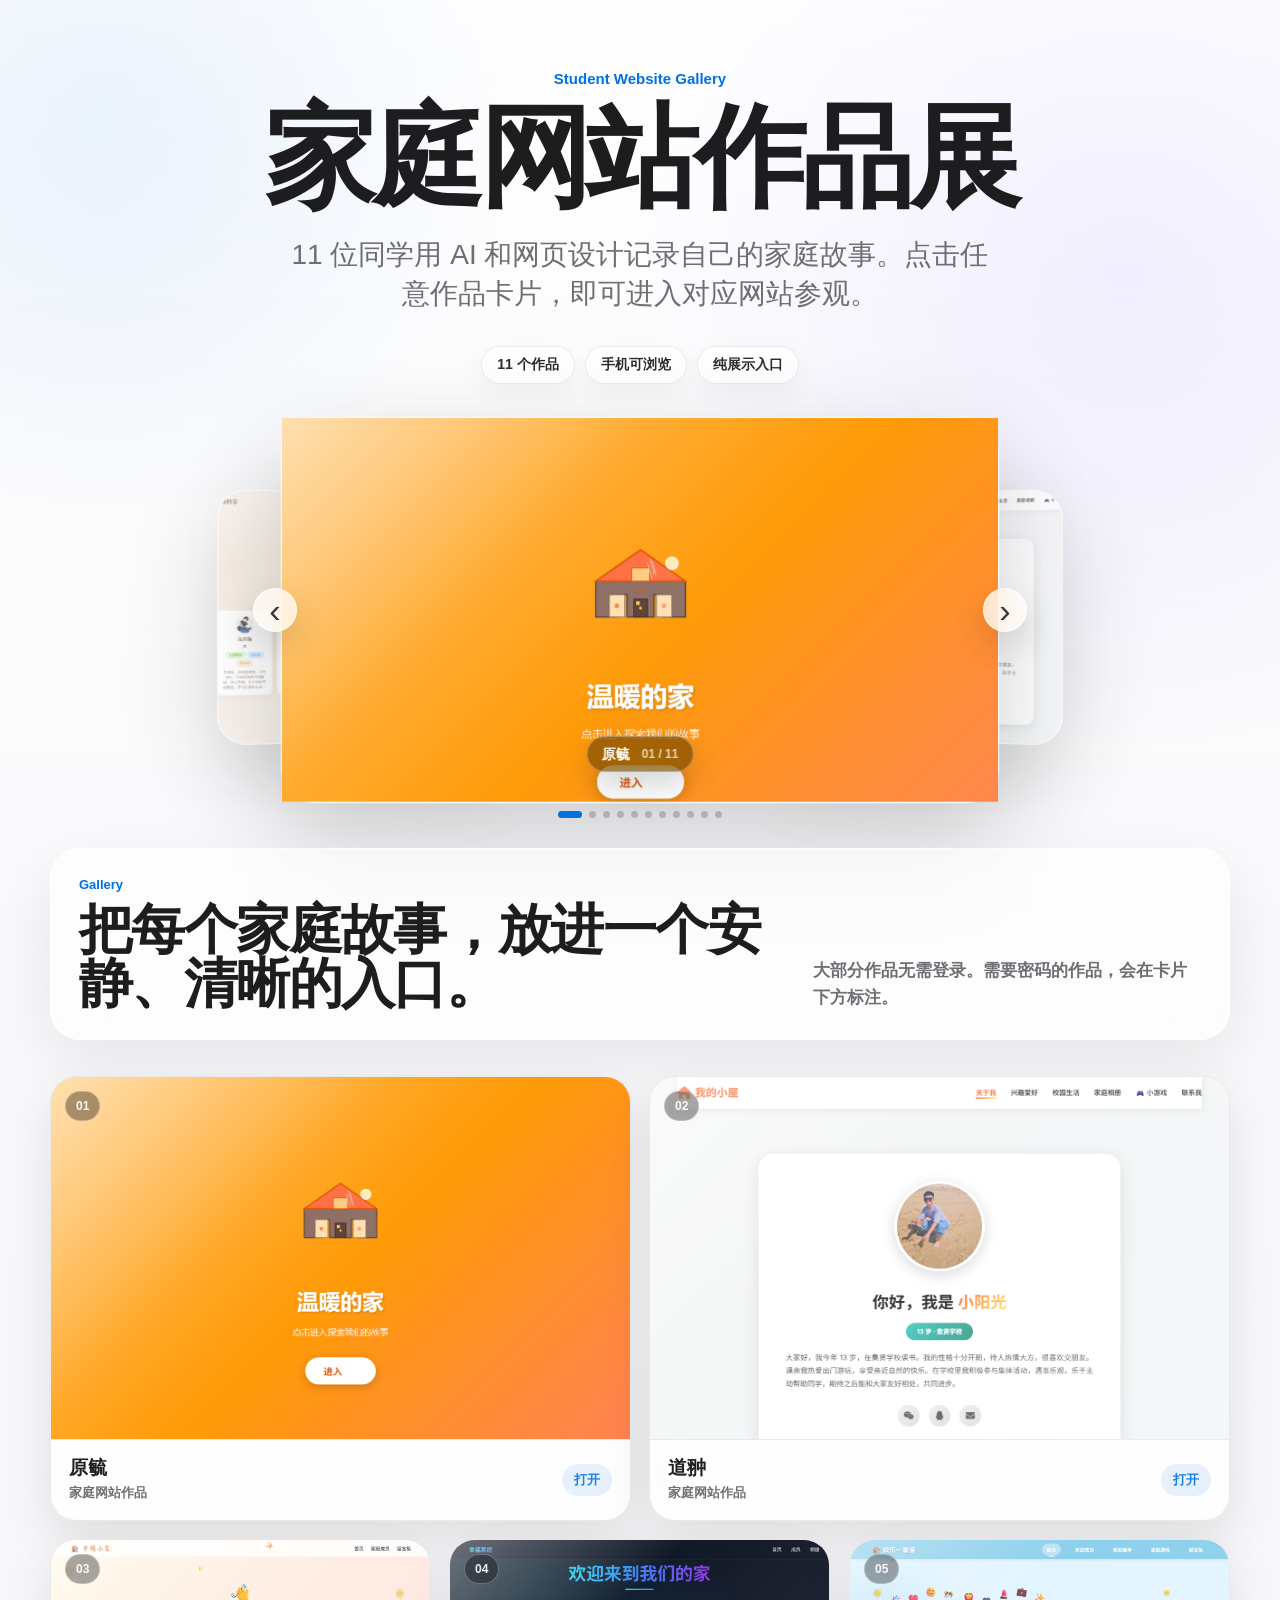
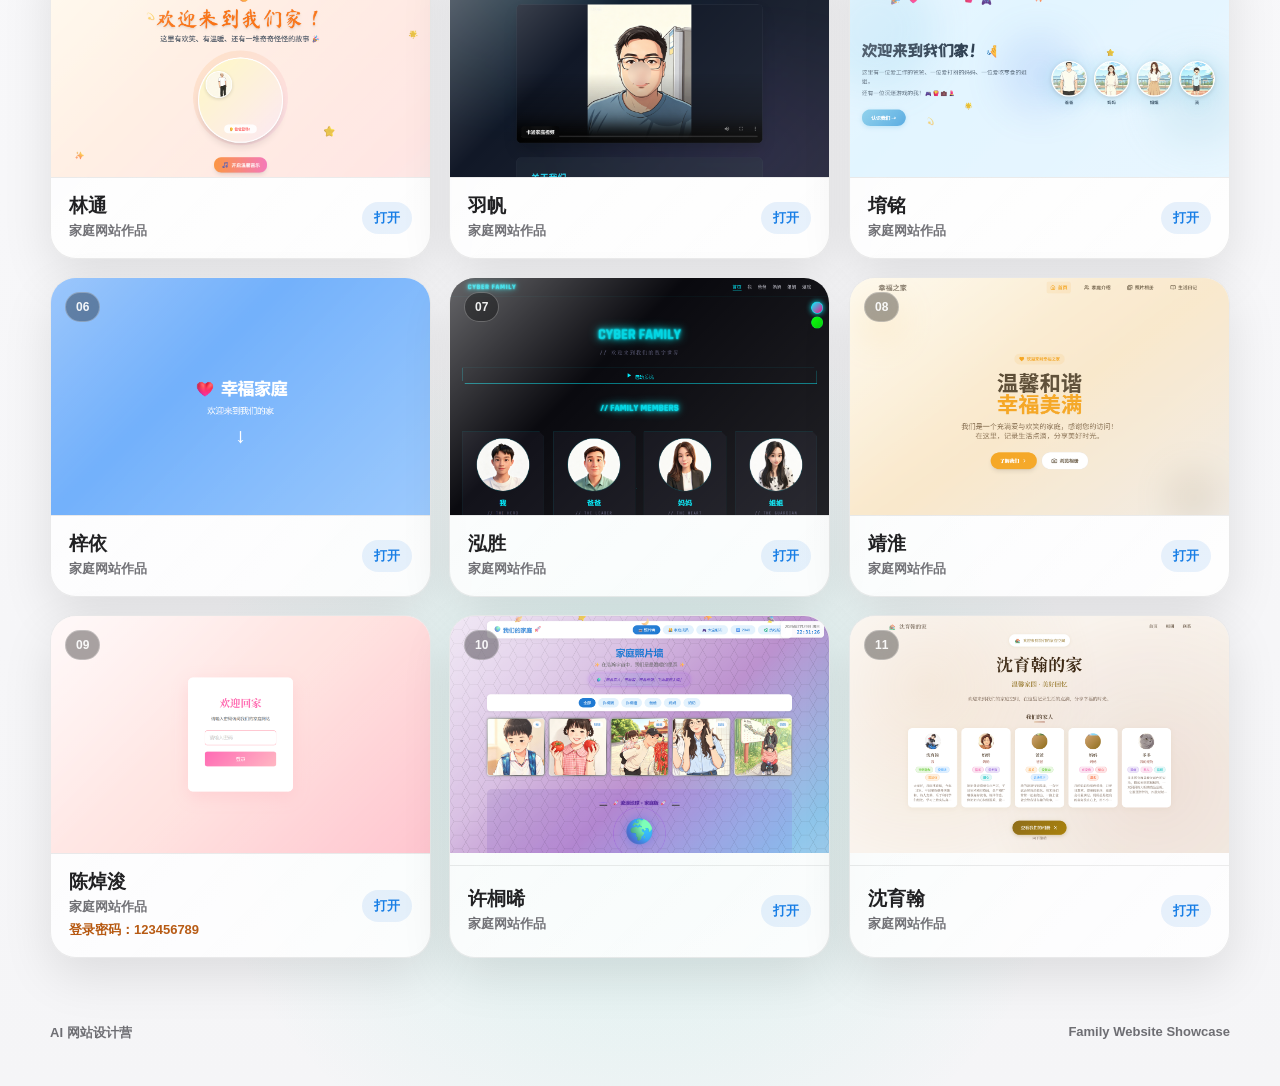
<file: index.html>
<!DOCTYPE html>
<html lang="zh-CN">
<head>
  <meta charset="UTF-8">
  <meta name="viewport" content="width=device-width, initial-scale=1.0">
  <meta name="theme-color" content="#f5f5f7">
  <title>AI 家庭网站作品展</title>
  <link rel="icon" href="favicon.svg" type="image/svg+xml">
  <link rel="stylesheet" href="styles.css">
</head>
<body>
  <main class="page-shell">
    <header class="site-header" id="top">
      <p class="eyebrow">Student Website Gallery</p>
      <h1>家庭网站作品展</h1>
      <p class="subhead">11 位同学用 AI 和网页设计记录自己的家庭故事。点击任意作品卡片，即可进入对应网站参观。</p>
      <div class="hero-meta" aria-label="作品展信息">
        <span>11 个作品</span>
        <span>手机可浏览</span>
        <span>纯展示入口</span>
      </div>

      <div class="hero-showcase" aria-label="作品快速预览">
        <a class="hero-device hero-device-main" id="hero-main-link" href="https://lin-shengquan.github.io/yy_family_website/" target="_blank" rel="noopener" aria-label="打开当前预览作品">
          <span class="hero-scroll-viewport">
            <span class="hero-scroll-track" id="hero-scroll-track"></span>
          </span>
        </a>
        <a class="hero-device hero-device-side hero-device-left" id="hero-left-link" href="https://lin-shengquan.github.io/jh_family_website/" target="_blank" rel="noopener" aria-label="打开上一件预览作品">
          <img id="hero-left-img" src="assets/screenshots/jh.png" alt="靖淮作品主页截图">
        </a>
        <a class="hero-device hero-device-side hero-device-right" id="hero-right-link" href="https://lin-shengquan.github.io/dc_family_website/" target="_blank" rel="noopener" aria-label="打开下一件预览作品">
          <img id="hero-right-img" src="assets/screenshots/dc.png" alt="道翀作品主页截图">
        </a>
        <button class="hero-control hero-control-prev" type="button" id="hero-prev" aria-label="切换到上一个作品">‹</button>
        <button class="hero-control hero-control-next" type="button" id="hero-next" aria-label="切换到下一个作品">›</button>
        <div class="hero-carousel-caption" aria-live="polite">
          <b id="hero-title">原毓</b>
          <span id="hero-count">01 / 11</span>
        </div>
        <div class="hero-dots" id="hero-dots" aria-label="选择预览作品"></div>
      </div>
    </header>

    <section class="intro-panel" aria-label="作品展说明">
      <div>
        <p>Gallery</p>
        <h2>把每个家庭故事，放进一个安静、清晰的入口。</h2>
      </div>
      <span>大部分作品无需登录。需要密码的作品，会在卡片下方标注。</span>
    </section>

    <section class="gallery" id="works" aria-label="家庭网站作品列表">
      <article class="site-card" data-id="yy">
        <a class="site-link" href="https://lin-shengquan.github.io/yy_family_website/" target="_blank" rel="noopener" aria-label="打开原毓的家庭网站作品">
          <span class="card-index">01</span>
          <img src="assets/screenshots/yy.png" alt="原毓作品主页截图">
          <span class="card-footer">
            <span><b>原毓</b><small>家庭网站作品</small></span>
            <em>打开</em>
          </span>
        </a>
      </article>

      <article class="site-card" data-id="dc">
        <a class="site-link" href="https://lin-shengquan.github.io/dc_family_website/" target="_blank" rel="noopener" aria-label="打开道翀的家庭网站作品">
          <span class="card-index">02</span>
          <img src="assets/screenshots/dc.png" alt="道翀作品主页截图">
          <span class="card-footer">
            <span><b>道翀</b><small>家庭网站作品</small></span>
            <em>打开</em>
          </span>
        </a>
      </article>

      <article class="site-card" data-id="lt">
        <a class="site-link" href="https://lin-shengquan.github.io/lt_family_website/" target="_blank" rel="noopener" aria-label="打开林通的家庭网站作品">
          <span class="card-index">03</span>
          <img src="assets/screenshots/lt.png" alt="林通作品主页截图">
          <span class="card-footer">
            <span><b>林通</b><small>家庭网站作品</small></span>
            <em>打开</em>
          </span>
        </a>
      </article>

      <article class="site-card" data-id="yufan">
        <a class="site-link" href="https://lin-shengquan.github.io/yufan_family_website/" target="_blank" rel="noopener" aria-label="打开羽帆的家庭网站作品">
          <span class="card-index">04</span>
          <img src="assets/screenshots/yufan.png" alt="羽帆作品主页截图">
          <span class="card-footer">
            <span><b>羽帆</b><small>家庭网站作品</small></span>
            <em>打开</em>
          </span>
        </a>
      </article>

      <article class="site-card" data-id="ym">
        <a class="site-link" href="https://lin-shengquan.github.io/ym_family_website/" target="_blank" rel="noopener" aria-label="打开堉铭的家庭网站作品">
          <span class="card-index">05</span>
          <img src="assets/screenshots/ym.png" alt="堉铭作品主页截图">
          <span class="card-footer">
            <span><b>堉铭</b><small>家庭网站作品</small></span>
            <em>打开</em>
          </span>
        </a>
      </article>

      <article class="site-card" data-id="ziyi">
        <a class="site-link" href="https://lin-shengquan.github.io/ziyi_family_website/" target="_blank" rel="noopener" aria-label="打开梓依的家庭网站作品">
          <span class="card-index">06</span>
          <img src="assets/screenshots/ziyi.png" alt="梓依作品主页截图">
          <span class="card-footer">
            <span><b>梓依</b><small>家庭网站作品</small></span>
            <em>打开</em>
          </span>
        </a>
      </article>

      <article class="site-card" data-id="hs">
        <a class="site-link" href="https://lin-shengquan.github.io/hs_family_website/" target="_blank" rel="noopener" aria-label="打开泓胜的家庭网站作品">
          <span class="card-index">07</span>
          <img src="assets/screenshots/hs.png" alt="泓胜作品主页截图">
          <span class="card-footer">
            <span><b>泓胜</b><small>家庭网站作品</small></span>
            <em>打开</em>
          </span>
        </a>
      </article>

      <article class="site-card" data-id="jh">
        <a class="site-link" href="https://lin-shengquan.github.io/jh_family_website/" target="_blank" rel="noopener" aria-label="打开靖淮的家庭网站作品">
          <span class="card-index">08</span>
          <img src="assets/screenshots/jh.png" alt="靖淮作品主页截图">
          <span class="card-footer">
            <span><b>靖淮</b><small>家庭网站作品</small></span>
            <em>打开</em>
          </span>
        </a>
      </article>

      <article class="site-card" data-id="czj">
        <a class="site-link" href="https://lin-shengquan.github.io/czj/" target="_blank" rel="noopener" aria-label="打开陈焯浚的家庭网站作品">
          <span class="card-index">09</span>
          <img src="assets/screenshots/czj.png" alt="陈焯浚作品主页截图">
          <span class="card-footer">
            <span><b>陈焯浚</b><small>家庭网站作品</small><small class="password-note">登录密码：123456789</small></span>
            <em>打开</em>
          </span>
        </a>
      </article>

      <article class="site-card" data-id="xtx">
        <a class="site-link" href="https://lin-shengquan.github.io/xtx/" target="_blank" rel="noopener" aria-label="打开许桐晞的家庭网站作品">
          <span class="card-index">10</span>
          <img src="assets/screenshots/xtx.png" alt="许桐晞作品主页截图">
          <span class="card-footer">
            <span><b>许桐晞</b><small>家庭网站作品</small></span>
            <em>打开</em>
          </span>
        </a>
      </article>

      <article class="site-card" data-id="syh">
        <a class="site-link" href="https://lin-shengquan.github.io/syh/" target="_blank" rel="noopener" aria-label="打开沈育翰的家庭网站作品">
          <span class="card-index">11</span>
          <img src="assets/screenshots/syh.png" alt="沈育翰作品主页截图">
          <span class="card-footer">
            <span><b>沈育翰</b><small>家庭网站作品</small></span>
            <em>打开</em>
          </span>
        </a>
      </article>
    </section>

    <footer class="page-footer">
      <span>AI 网站设计营</span>
      <span>Family Website Showcase</span>
    </footer>
  </main>

  <script>
    const showcaseItems = Array.from(document.querySelectorAll(".site-card")).map((card) => {
      const link = card.querySelector(".site-link");
      const image = card.querySelector("img");
      const title = card.querySelector("b");

      return {
        title: title ? title.textContent.trim() : "",
        href: link ? link.href : "#",
        image: image ? image.getAttribute("src") : "",
        alt: image ? image.alt : ""
      };
    });

    const heroMainLink = document.getElementById("hero-main-link");
    const heroScrollTrack = document.getElementById("hero-scroll-track");
    const heroLeftLink = document.getElementById("hero-left-link");
    const heroLeftImg = document.getElementById("hero-left-img");
    const heroRightLink = document.getElementById("hero-right-link");
    const heroRightImg = document.getElementById("hero-right-img");
    const heroTitle = document.getElementById("hero-title");
    const heroCount = document.getElementById("hero-count");
    const heroDots = document.getElementById("hero-dots");
    const heroPrev = document.getElementById("hero-prev");
    const heroNext = document.getElementById("hero-next");
    let activeHeroIndex = 0;
    let heroTimer = null;
    const reducedMotion = window.matchMedia("(prefers-reduced-motion: reduce)").matches;

    function padIndex(index) {
      return String(index + 1).padStart(2, "0");
    }

    function itemAt(index) {
      return showcaseItems[(index + showcaseItems.length) % showcaseItems.length];
    }

    function setHeroLink(link, img, item) {
      link.href = item.href;
      img.src = item.image;
      img.alt = item.alt || `${item.title}作品主页截图`;
    }

    function renderHero(index) {
      if (!showcaseItems.length) return;

      activeHeroIndex = (index + showcaseItems.length) % showcaseItems.length;
      const current = itemAt(activeHeroIndex);
      const previous = itemAt(activeHeroIndex - 1);
      const next = itemAt(activeHeroIndex + 1);

      heroMainLink.href = current.href;
      heroMainLink.setAttribute("aria-label", `打开${current.title}的家庭网站作品`);
      heroScrollTrack.style.transitionDuration = reducedMotion ? "1ms" : "";
      heroScrollTrack.style.transform = `translate3d(${-activeHeroIndex * 100}%, 0, 0)`;
      setHeroLink(heroLeftLink, heroLeftImg, previous);
      setHeroLink(heroRightLink, heroRightImg, next);
      heroTitle.textContent = current.title;
      heroCount.textContent = `${padIndex(activeHeroIndex)} / ${String(showcaseItems.length).padStart(2, "0")}`;

      Array.from(heroDots.children).forEach((dot, dotIndex) => {
        dot.classList.toggle("active", dotIndex === activeHeroIndex);
        dot.setAttribute("aria-pressed", dotIndex === activeHeroIndex ? "true" : "false");
      });
    }

    function moveHero(step) {
      renderHero(activeHeroIndex + step);
      restartHeroTimer();
    }

    function restartHeroTimer() {
      window.clearInterval(heroTimer);
      heroTimer = window.setInterval(() => renderHero(activeHeroIndex + 1), 4200);
    }

    showcaseItems.forEach((item, index) => {
      const slide = document.createElement("span");
      slide.className = "hero-scroll-slide";
      slide.setAttribute("aria-hidden", "true");

      const slideImage = document.createElement("img");
      slideImage.src = item.image;
      slideImage.alt = item.alt || `${item.title}作品主页截图`;
      slide.appendChild(slideImage);
      heroScrollTrack.appendChild(slide);

      const dot = document.createElement("button");
      dot.type = "button";
      dot.className = "hero-dot";
      dot.setAttribute("aria-label", `预览${item.title}的作品`);
      dot.addEventListener("click", () => {
        renderHero(index);
        restartHeroTimer();
      });
      heroDots.appendChild(dot);
    });

    heroPrev.addEventListener("click", () => moveHero(-1));
    heroNext.addEventListener("click", () => moveHero(1));
    renderHero(0);

    if (!reducedMotion) {
      restartHeroTimer();
    }
  </script>
</body>
</html>
</file>
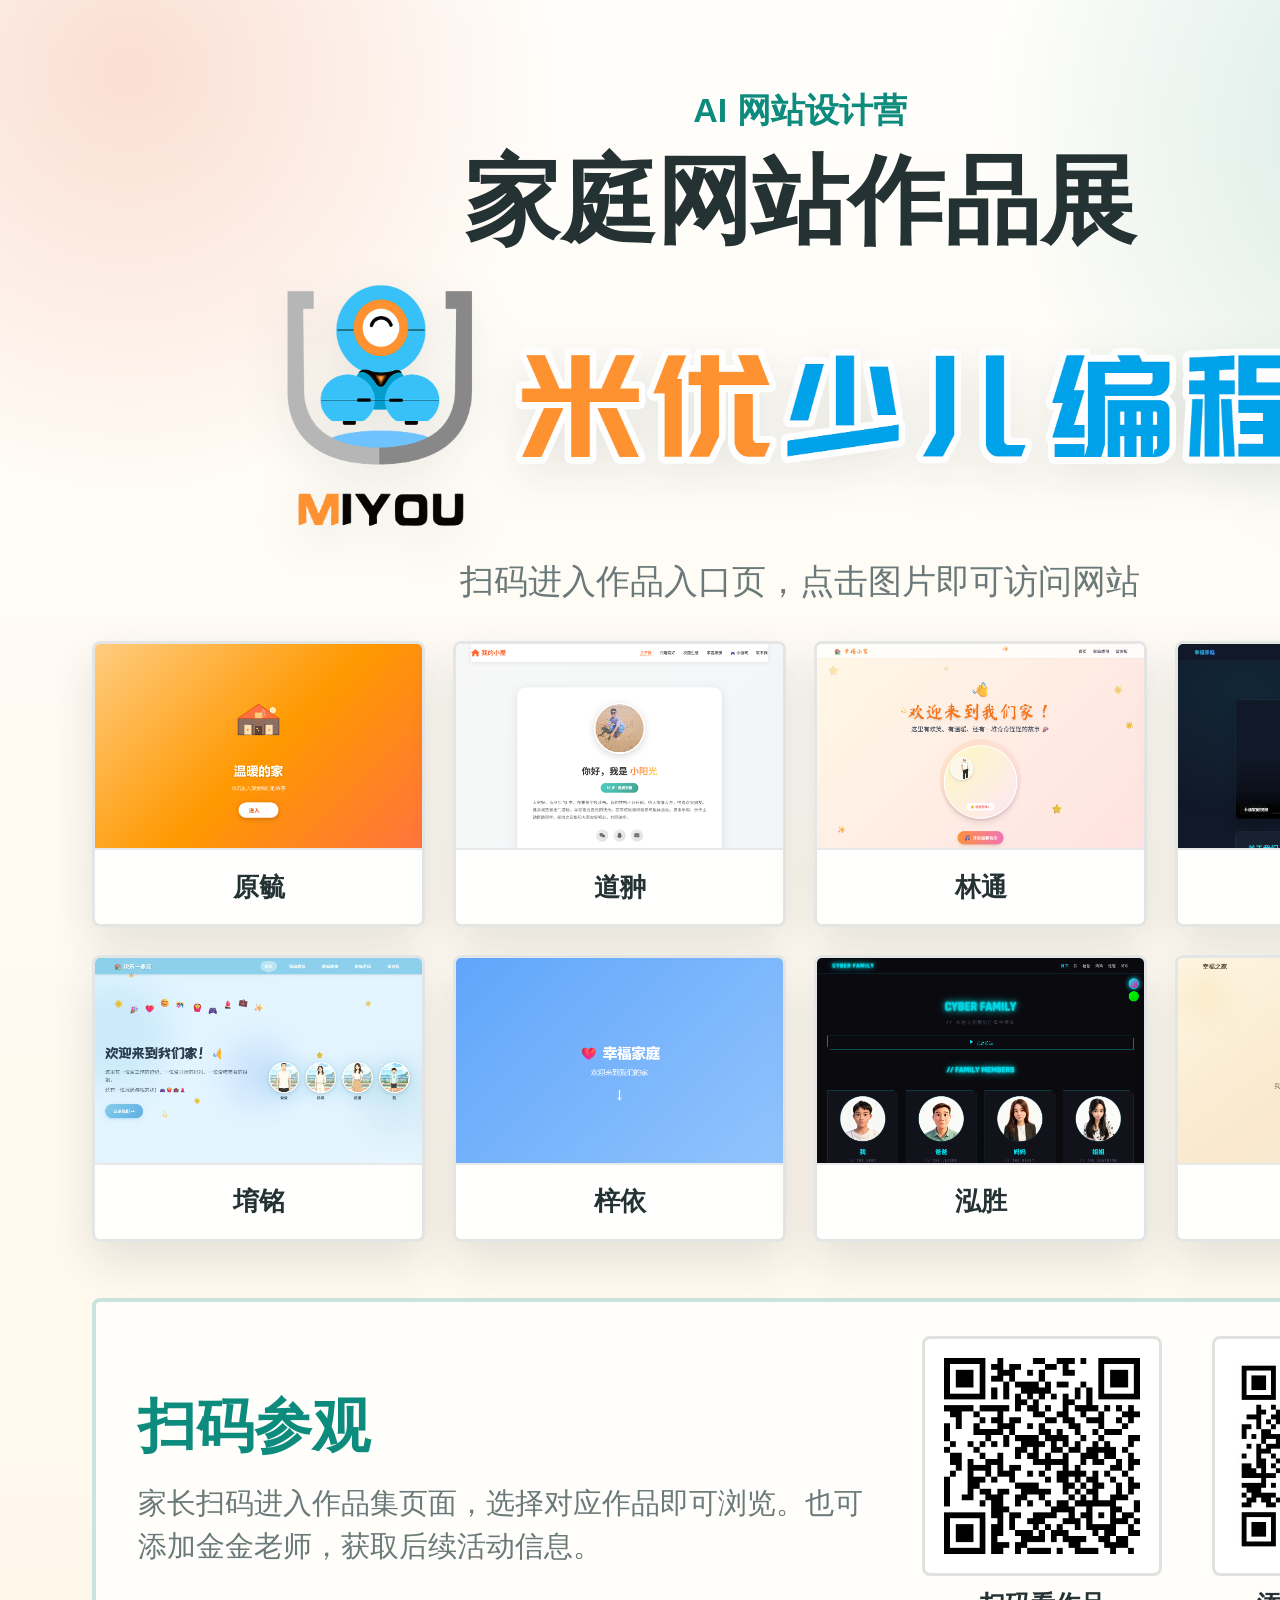
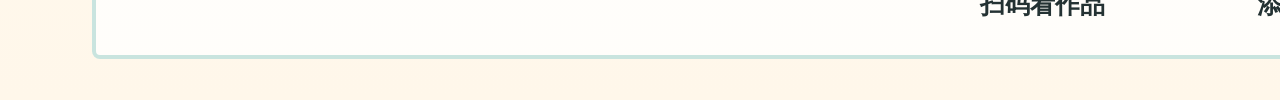
<file: poster.html>
<!DOCTYPE html>
<html lang="zh-CN">
<head>
  <meta charset="UTF-8">
  <meta name="viewport" content="width=device-width, initial-scale=1.0">
  <title>AI 家庭网站作品展海报</title>
  <link rel="stylesheet" href="poster.css">
</head>
<body>
  <section class="poster">
    <header class="poster-header">
      <p>AI 网站设计营</p>
      <h1>家庭网站作品展</h1>
      <img class="brand-logo" src="assets/miyou-logo.png" alt="米优少儿编程">
      <span>扫码进入作品入口页，点击图片即可访问网站</span>
    </header>

    <div class="poster-grid">
      <article><img src="assets/screenshots/yy.png" alt=""><b>原毓</b></article>
      <article><img src="assets/screenshots/dc.png" alt=""><b>道翀</b></article>
      <article><img src="assets/screenshots/lt.png" alt=""><b>林通</b></article>
      <article><img src="assets/screenshots/yufan.png" alt=""><b>羽帆</b></article>
      <article><img src="assets/screenshots/ym.png" alt=""><b>堉铭</b></article>
      <article><img src="assets/screenshots/ziyi.png" alt=""><b>梓依</b></article>
      <article><img src="assets/screenshots/hs.png" alt=""><b>泓胜</b></article>
      <article><img src="assets/screenshots/jh.png" alt=""><b>靖淮</b></article>
    </div>

    <footer class="poster-footer">
      <div>
        <h2>扫码参观</h2>
        <p>家长扫码进入作品集页面，选择对应作品即可浏览。也可添加金金老师，获取后续活动信息。</p>
      </div>
      <div class="qr-card">
        <img class="qr" src="assets/qr.png" alt="作品入口二维码">
        <b>扫码看作品</b>
      </div>
      <div class="qr-card">
        <img class="qr" src="assets/miyou-qr.jpg" alt="添加金金老师二维码">
        <b>添加金金老师</b>
      </div>
    </footer>
  </section>
</body>
</html>
</file>
<file: styles.css>
:root {
  color-scheme: light;
  --ink: #1d1d1f;
  --muted: #6e6e73;
  --soft: #f5f5f7;
  --panel: rgba(255, 255, 255, 0.78);
  --line: rgba(0, 0, 0, 0.08);
  --blue: #0071e3;
  --violet: #8e7cff;
  --mint: #32d0b4;
  --orange: #ff9f0a;
  --ease-out: cubic-bezier(0.2, 0.8, 0.2, 1);
  --ease-spring: cubic-bezier(0.2, 0.9, 0.18, 1);
}

* {
  box-sizing: border-box;
}

html {
  scroll-behavior: smooth;
}

body {
  margin: 0;
  min-height: 100vh;
  overflow-x: hidden;
  color: var(--ink);
  font-family: -apple-system, BlinkMacSystemFont, "SF Pro Display", "SF Pro Text", "PingFang SC", "Microsoft YaHei", Arial, sans-serif;
  background:
    radial-gradient(circle at 8% 4%, rgba(0, 113, 227, 0.18), transparent 26rem),
    radial-gradient(circle at 88% 10%, rgba(142, 124, 255, 0.22), transparent 30rem),
    radial-gradient(circle at 50% 88%, rgba(50, 208, 180, 0.16), transparent 28rem),
    linear-gradient(180deg, #fbfbfd 0%, var(--soft) 100%);
}

body::before {
  content: "";
  position: fixed;
  inset: 0;
  z-index: -1;
  pointer-events: none;
  background-image: linear-gradient(rgba(255, 255, 255, 0.64), rgba(255, 255, 255, 0.22));
}

img {
  max-width: 100%;
}

.site-link:active {
  transform: scale(0.985);
}

.page-shell {
  width: min(1180px, calc(100% - 32px));
  margin: 0 auto;
  padding: 42px 0 44px;
}

.site-header {
  display: grid;
  justify-items: center;
  text-align: center;
  min-height: min(760px, calc(100vh - 24px));
  align-content: center;
  padding: 28px 0 58px;
}

.eyebrow {
  margin: 0 0 18px;
  color: var(--blue);
  font-size: 15px;
  font-weight: 700;
}

h1 {
  max-width: 880px;
  margin: 0;
  font-size: clamp(52px, 10vw, 112px);
  line-height: 0.94;
  font-weight: 800;
  letter-spacing: -0.04em;
}

.subhead {
  max-width: 720px;
  margin: 26px auto 0;
  color: var(--muted);
  font-size: clamp(19px, 2.3vw, 28px);
  line-height: 1.38;
  font-weight: 500;
}

.hero-meta {
  display: flex;
  align-items: center;
  justify-content: center;
  flex-wrap: wrap;
  gap: 10px;
  margin-top: 32px;
}

.hero-meta span {
  padding: 9px 15px;
  color: #2d2d30;
  font-size: 14px;
  font-weight: 700;
  border: 1px solid rgba(0, 0, 0, 0.08);
  border-radius: 999px;
  background: rgba(255, 255, 255, 0.68);
  box-shadow: 0 8px 26px rgba(0, 0, 0, 0.05);
}

.hero-showcase {
  position: relative;
  width: min(860px, 100%);
  height: clamp(210px, 33vw, 360px);
  margin-top: 46px;
  perspective: 1200px;
}

.hero-device {
  position: absolute;
  overflow: hidden;
  color: inherit;
  text-decoration: none;
  border: 1px solid rgba(255, 255, 255, 0.72);
  border-radius: 30px;
  background: rgba(255, 255, 255, 0.72);
  box-shadow: 0 32px 90px rgba(0, 0, 0, 0.18);
  transition: transform 420ms var(--ease-spring), opacity 260ms var(--ease-out), filter 260ms var(--ease-out);
}

.hero-device::after,
.site-link::after {
  content: "";
  position: absolute;
  inset: 0;
  pointer-events: none;
  background: linear-gradient(135deg, rgba(255, 255, 255, 0.38), transparent 34%, rgba(255, 255, 255, 0.12));
}

.hero-device img {
  display: block;
  width: 100%;
  height: 100%;
  object-fit: cover;
  object-position: top center;
}

.hero-scroll-viewport {
  display: block;
  width: 100%;
  height: 100%;
  overflow: hidden;
}

.hero-scroll-track {
  display: flex;
  width: 100%;
  height: 100%;
  transform: translate3d(0, 0, 0);
  transition: transform 640ms cubic-bezier(0.22, 1, 0.36, 1);
  will-change: transform;
}

.hero-scroll-slide {
  display: block;
  flex: 0 0 100%;
  width: 100%;
  height: 100%;
}

.hero-scroll-slide img {
  width: 100%;
  height: 100%;
  object-fit: cover;
  object-position: top center;
}

.hero-device-main {
  inset: 0 11%;
  z-index: 2;
  transform: translateZ(80px);
}

.hero-device-main:hover {
  transform: translateZ(80px) translateY(-4px) scale(1.01);
}

.hero-device-side {
  top: 15%;
  bottom: 11%;
  width: 34%;
  opacity: 0.82;
  filter: saturate(0.94);
}

.hero-device-left {
  left: 0;
  transform: translateX(2%) rotateY(13deg) scale(0.94);
}

.hero-device-right {
  right: 0;
  transform: translateX(-2%) rotateY(-13deg) scale(0.94);
}

.hero-control {
  position: absolute;
  top: 50%;
  z-index: 5;
  display: grid;
  width: 44px;
  height: 44px;
  place-items: center;
  padding: 0;
  color: rgba(29, 29, 31, 0.88);
  font-size: 34px;
  line-height: 1;
  border: 1px solid rgba(255, 255, 255, 0.72);
  border-radius: 999px;
  background: rgba(255, 255, 255, 0.72);
  box-shadow: 0 14px 34px rgba(0, 0, 0, 0.14);
  backdrop-filter: blur(18px) saturate(180%);
  -webkit-backdrop-filter: blur(18px) saturate(180%);
  cursor: pointer;
  transform: translateY(-50%);
  transition: transform 180ms var(--ease-spring), background 160ms var(--ease-out);
}

.hero-control:hover {
  background: rgba(255, 255, 255, 0.9);
  transform: translateY(-50%) scale(1.05);
}

.hero-control:active {
  transform: translateY(-50%) scale(0.96);
}

.hero-control-prev {
  left: 5%;
}

.hero-control-next {
  right: 5%;
}

.hero-carousel-caption {
  position: absolute;
  left: 50%;
  bottom: 18px;
  z-index: 4;
  display: inline-flex;
  align-items: center;
  gap: 12px;
  max-width: calc(100% - 112px);
  padding: 10px 14px;
  color: white;
  border: 1px solid rgba(255, 255, 255, 0.28);
  border-radius: 999px;
  background: rgba(0, 0, 0, 0.36);
  box-shadow: 0 12px 32px rgba(0, 0, 0, 0.18);
  backdrop-filter: blur(18px) saturate(160%);
  -webkit-backdrop-filter: blur(18px) saturate(160%);
  transform: translateX(-50%);
}

.hero-carousel-caption b {
  font-size: 14px;
  line-height: 1;
  white-space: nowrap;
}

.hero-carousel-caption span {
  color: rgba(255, 255, 255, 0.72);
  font-size: 12px;
  font-weight: 800;
  line-height: 1;
  white-space: nowrap;
}

.hero-dots {
  position: absolute;
  left: 50%;
  bottom: -28px;
  z-index: 4;
  display: flex;
  justify-content: center;
  gap: 7px;
  width: min(100%, 360px);
  transform: translateX(-50%);
}

.hero-dot {
  width: 7px;
  height: 7px;
  padding: 0;
  border: 0;
  border-radius: 999px;
  background: rgba(29, 29, 31, 0.22);
  cursor: pointer;
  transition: width 220ms var(--ease-spring), background 160ms var(--ease-out);
}

.hero-dot.active {
  width: 24px;
  background: var(--blue);
}

.intro-panel {
  display: grid;
  grid-template-columns: minmax(0, 1fr) minmax(240px, 0.55fr);
  gap: 28px;
  align-items: end;
  margin: 0 0 22px;
  padding: 28px;
  border: 1px solid rgba(255, 255, 255, 0.7);
  border-radius: 30px;
  background: rgba(255, 255, 255, 0.58);
  box-shadow: 0 20px 60px rgba(0, 0, 0, 0.08);
  backdrop-filter: blur(24px) saturate(180%);
  -webkit-backdrop-filter: blur(24px) saturate(180%);
}

.intro-panel p {
  margin: 0 0 10px;
  color: var(--blue);
  font-size: 13px;
  font-weight: 800;
}

.intro-panel h2 {
  max-width: 720px;
  margin: 0;
  font-size: clamp(28px, 4.2vw, 54px);
  line-height: 1.02;
  letter-spacing: -0.03em;
}

.intro-panel span {
  color: var(--muted);
  font-size: 17px;
  line-height: 1.55;
  font-weight: 600;
}

.gallery {
  display: grid;
  grid-template-columns: repeat(6, minmax(0, 1fr));
  gap: 18px;
  padding-top: 14px;
}

.site-card {
  grid-column: span 3;
  min-width: 0;
  list-style: none;
  animation: card-rise 620ms var(--ease-spring) both;
}

.site-card:nth-child(n + 3) {
  grid-column: span 2;
}

.site-card:nth-child(2) {
  animation-delay: 50ms;
}

.site-card:nth-child(3) {
  animation-delay: 90ms;
}

.site-card:nth-child(4) {
  animation-delay: 130ms;
}

.site-card:nth-child(5) {
  animation-delay: 170ms;
}

.site-card:nth-child(6) {
  animation-delay: 210ms;
}

.site-card:nth-child(7) {
  animation-delay: 250ms;
}

.site-card:nth-child(8) {
  animation-delay: 290ms;
}

.site-card:nth-child(9) {
  animation-delay: 330ms;
}

.site-card:nth-child(10) {
  animation-delay: 370ms;
}

.site-card:nth-child(11) {
  animation-delay: 410ms;
}

.site-link {
  position: relative;
  display: grid;
  min-height: 100%;
  overflow: hidden;
  color: inherit;
  text-decoration: none;
  border: 1px solid var(--line);
  border-radius: 26px;
  background: var(--panel);
  box-shadow: 0 18px 50px rgba(0, 0, 0, 0.1);
  backdrop-filter: blur(24px);
  -webkit-backdrop-filter: blur(24px);
  transform-origin: 50% 80%;
  transition: transform 260ms var(--ease-spring), box-shadow 260ms var(--ease-out), border-color 180ms var(--ease-out);
  will-change: transform;
}

.site-link:hover {
  transform: translateY(-6px);
  border-color: rgba(0, 113, 227, 0.22);
  box-shadow: 0 30px 70px rgba(0, 0, 0, 0.15);
}

.site-link:focus-visible {
  outline: 3px solid rgba(0, 113, 227, 0.38);
  outline-offset: 4px;
}

.card-index {
  position: absolute;
  top: 14px;
  left: 14px;
  z-index: 2;
  padding: 7px 10px;
  color: rgba(255, 255, 255, 0.92);
  font-size: 12px;
  font-weight: 800;
  border: 1px solid rgba(255, 255, 255, 0.28);
  border-radius: 999px;
  background: rgba(0, 0, 0, 0.34);
  backdrop-filter: blur(16px);
  -webkit-backdrop-filter: blur(16px);
}

.site-link img {
  display: block;
  width: 100%;
  aspect-ratio: 16 / 10;
  object-fit: cover;
  object-position: top center;
  background: #ececf0;
  transition: transform 520ms var(--ease-out), filter 260ms var(--ease-out);
}

.site-link:hover img {
  transform: scale(1.035);
  filter: saturate(1.05) contrast(1.02);
}

.card-footer {
  display: flex;
  align-items: center;
  justify-content: space-between;
  gap: 14px;
  min-width: 0;
  padding: 18px;
  border-top: 1px solid var(--line);
}

.card-footer span {
  display: grid;
  min-width: 0;
  gap: 5px;
}

.card-footer b {
  font-size: 19px;
  line-height: 1.1;
}

.card-footer small {
  color: var(--muted);
  font-size: 13px;
  font-weight: 600;
}

.card-footer .password-note {
  color: #b45309;
  font-weight: 800;
}

.card-footer em {
  flex: 0 0 auto;
  padding: 7px 12px;
  color: var(--blue);
  font-style: normal;
  font-size: 13px;
  font-weight: 800;
  border-radius: 999px;
  background: rgba(0, 113, 227, 0.1);
  transition: transform 180ms var(--ease-out), background 180ms var(--ease-out);
}

.site-link:hover .card-footer em {
  transform: translateX(2px);
  background: rgba(0, 113, 227, 0.15);
}

.page-footer {
  display: flex;
  justify-content: space-between;
  gap: 16px;
  margin-top: 44px;
  padding: 22px 0 0;
  color: var(--muted);
  font-size: 13px;
  font-weight: 600;
}

@keyframes card-rise {
  from {
    opacity: 0;
    transform: translateY(18px) scale(0.985);
  }
  to {
    opacity: 1;
    transform: translateY(0) scale(1);
  }
}

@media (max-width: 1060px) {
  .gallery {
    grid-template-columns: repeat(2, minmax(0, 1fr));
  }

  .site-card,
  .site-card:nth-child(n + 3) {
    grid-column: span 1;
  }

  .intro-panel {
    grid-template-columns: 1fr;
    align-items: start;
  }
}

@media (max-width: 640px) {
  .page-shell {
    width: min(100% - 24px, 1180px);
  }

  .page-shell {
    padding-top: 10px;
  }

  .site-header {
    min-height: auto;
    padding: 38px 0 42px;
  }

  h1 {
    font-size: clamp(50px, 18vw, 76px);
  }

  .subhead {
    font-size: 19px;
  }

  .hero-meta {
    margin-top: 24px;
  }

  .hero-showcase {
    height: 230px;
    margin-top: 34px;
  }

  .hero-device {
    border-radius: 22px;
  }

  .hero-device-main {
    inset: 0;
    transform: none;
  }

  .hero-device-main:hover {
    transform: translateY(-3px) scale(1.01);
  }

  .hero-device-side {
    display: none;
  }

  .hero-control {
    width: 38px;
    height: 38px;
    font-size: 28px;
  }

  .hero-control-prev {
    left: 10px;
  }

  .hero-control-next {
    right: 10px;
  }

  .hero-carousel-caption {
    bottom: 14px;
    max-width: calc(100% - 92px);
  }

  .intro-panel {
    padding: 22px;
    border-radius: 24px;
  }

  .gallery {
    grid-template-columns: 1fr;
    gap: 16px;
  }

  .site-link {
    border-radius: 22px;
  }

  .card-footer {
    padding: 16px;
  }

  .page-footer {
    flex-direction: column;
    margin-top: 32px;
  }
}

@media (prefers-reduced-motion: reduce) {
  html {
    scroll-behavior: auto;
  }

  *,
  *::before,
  *::after {
    animation-duration: 1ms !important;
    animation-iteration-count: 1 !important;
    transition-duration: 1ms !important;
  }

  .site-link:hover,
  .site-link:hover img,
  .site-link:active {
    transform: none;
  }
}

@media (prefers-reduced-transparency: reduce) {
  .intro-panel,
  .site-link {
    background: rgba(255, 255, 255, 0.96);
    backdrop-filter: none;
    -webkit-backdrop-filter: none;
  }
}

@media (prefers-contrast: more) {
  .intro-panel,
  .site-link {
    border-color: rgba(0, 0, 0, 0.24);
  }

  .subhead,
  .intro-panel span,
  .card-footer small,
  .page-footer {
    color: #424245;
  }
}
</file>
<file: poster.css>
:root {
  --ink: #243233;
  --muted: #6a7979;
  --paper: #fff8ed;
  --accent: #e96f45;
  --green: #0d8b7d;
}

* {
  box-sizing: border-box;
}

body {
  margin: 0;
  width: 1600px;
  height: 1700px;
  overflow: hidden;
  font-family: "Microsoft YaHei", "Noto Sans SC", Arial, sans-serif;
  color: var(--ink);
  background: var(--paper);
}

.poster {
  width: 1600px;
  height: 1700px;
  padding: 88px 92px 78px;
  background:
    radial-gradient(circle at 8% 4%, rgba(233, 111, 69, 0.22), transparent 430px),
    radial-gradient(circle at 91% 7%, rgba(13, 139, 125, 0.18), transparent 470px),
    linear-gradient(180deg, #fffefb 0%, #fff7ea 100%);
}

.poster-header {
  text-align: center;
  margin-bottom: 36px;
}

.poster-header p {
  margin: 0 0 18px;
  color: var(--green);
  font-size: 34px;
  font-weight: 800;
}

.poster-header h1 {
  margin: 0;
  font-size: 96px;
  line-height: 1.02;
  letter-spacing: 0;
}

.brand-logo {
  display: block;
  width: min(1120px, 88%);
  height: auto;
  margin: 24px auto 22px;
  filter: drop-shadow(0 14px 22px rgba(36, 50, 51, 0.1));
}

.poster-header span {
  display: block;
  margin-top: 8px;
  color: var(--muted);
  font-size: 34px;
}

.poster-grid {
  display: grid;
  grid-template-columns: repeat(4, 1fr);
  gap: 28px;
}

.poster-grid article {
  overflow: hidden;
  border: 3px solid rgba(36, 50, 51, 0.12);
  border-radius: 8px;
  background: rgba(255, 255, 255, 0.92);
  box-shadow: 0 18px 46px rgba(36, 50, 51, 0.12);
}

.poster-grid img {
  display: block;
  width: 100%;
  aspect-ratio: 16 / 10;
  object-fit: cover;
  object-position: top center;
}

.poster-grid b {
  display: flex;
  align-items: center;
  justify-content: center;
  height: 76px;
  padding: 0 12px;
  border-top: 2px solid rgba(36, 50, 51, 0.1);
  font-size: 26px;
  text-align: center;
}

.poster-footer {
  display: grid;
  grid-template-columns: 1fr 260px 260px;
  align-items: center;
  gap: 30px;
  margin-top: 56px;
  padding: 34px 42px;
  border: 4px solid rgba(13, 139, 125, 0.22);
  border-radius: 8px;
  background: rgba(255, 255, 255, 0.76);
}

.poster-footer h2 {
  margin: 0 0 16px;
  color: var(--green);
  font-size: 58px;
}

.poster-footer p {
  margin: 0;
  max-width: 760px;
  color: var(--muted);
  font-size: 29px;
  line-height: 1.5;
}

.qr-card {
  display: grid;
  gap: 12px;
  justify-items: center;
}

.qr {
  width: 240px;
  height: 240px;
  padding: 12px;
  border-radius: 8px;
  background: white;
  border: 3px solid rgba(36, 50, 51, 0.14);
}

.qr-card b {
  color: var(--ink);
  font-size: 25px;
}
</file>
